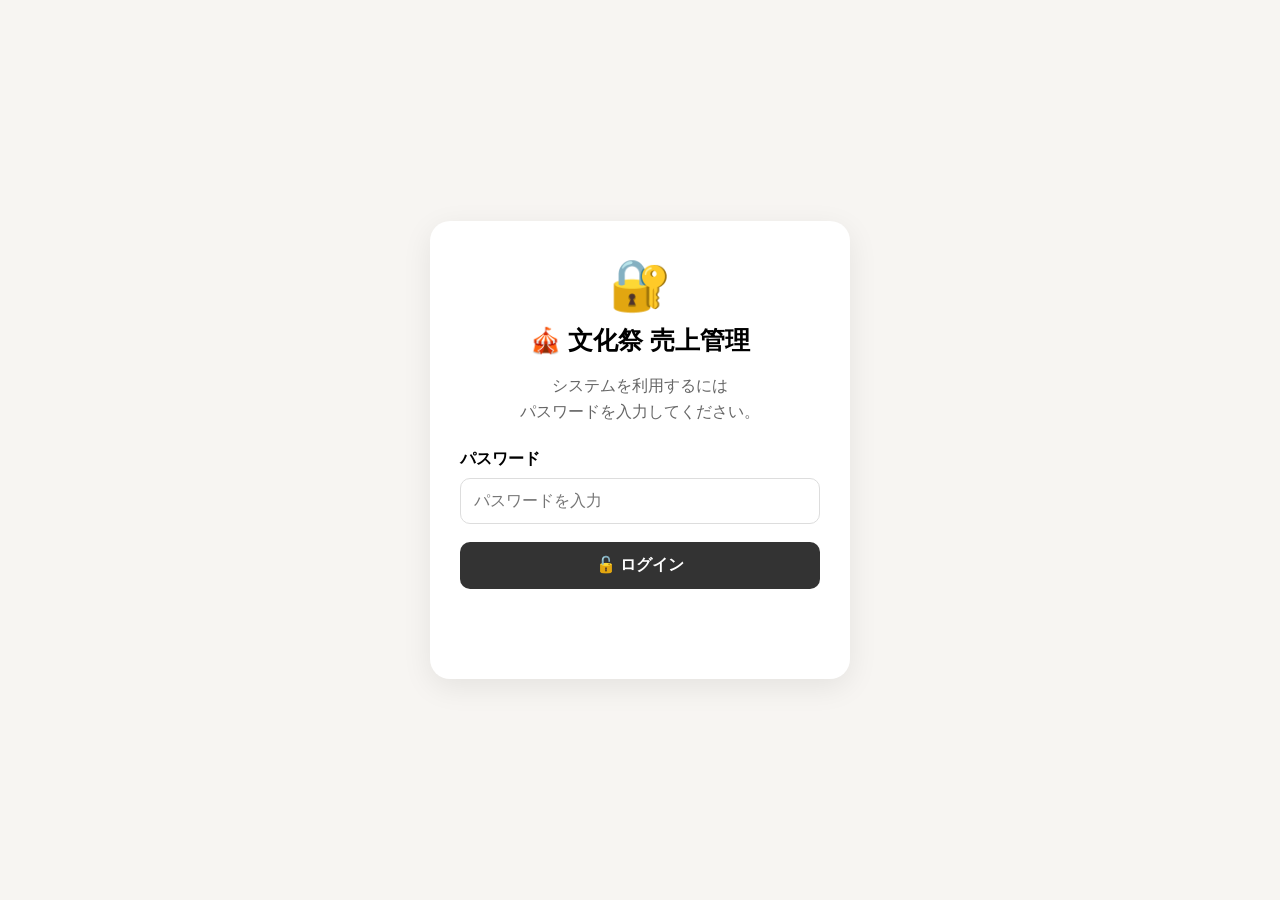
<file: index.html>
<!DOCTYPE html>
<html lang="ja">

<head>

    <meta charset="UTF-8">

    <meta name="viewport"
          content="width=device-width, initial-scale=1.0">

    <title>文化祭 売上管理</title>

    <link rel="stylesheet"
          href="style.css">

    <script src="guard.js"></script>
</head>


<body data-system="sales">


<header class="header">

    <h1>🎪 文化祭 売上管理</h1>

    <nav class="navigation">

        <a href="index.html"
           class="nav-link active">
            📊 売上明細
        </a>

        <a href="register.html"
           class="nav-link">
            ➕ 売上登録
        </a>

        <a href="manage.html"
           class="nav-link">
            ⚙️ 商品・制作者管理
        </a>

    </nav>

</header>


<main class="main-content">


    <!-- =========================
         開催イベント
    ========================== -->

    <section class="event-section">

        <h2>🎪 開催イベント</h2>

        <label for="eventSelect">
            表示する文化祭
        </label>

        <select id="eventSelect">

            <option value="">
                開催イベントを選択
            </option>

        </select>

    </section>


    <!-- =========================
         売上まとめ
    ========================== -->

    <section class="summary-section">

        <h2>🎉 売上まとめ</h2>


        <div class="summary-cards">

            <div class="summary-card">

                <p class="summary-title">
                    📅 1日目
                </p>

                <p
                    id="day1Total"
                    class="summary-price">
                    ￥0
                </p>

            </div>


            <div class="summary-card">

                <p class="summary-title">
                    📅 2日目
                </p>

                <p
                    id="day2Total"
                    class="summary-price">
                    ￥0
                </p>

            </div>


            <div class="summary-card total-card">

                <p class="summary-title">
                    🎉 2日間合計
                </p>

                <p
                    id="allTotal"
                    class="summary-price">
                    ￥0
                </p>

            </div>

        </div>

    </section>


    <!-- =========================
         絞り込み
    ========================== -->

    <section class="filter-section">

        <h2>🔎 売上を絞り込む</h2>


        <div class="filter-item">

            <label for="dayFilter">
                📅 開催日
            </label>

            <select id="dayFilter">

                <option value="all">
                    すべて
                </option>

                <option value="1">
                    1日目
                </option>

                <option value="2">
                    2日目
                </option>


            </select>

        </div>


        <div class="filter-item">

            <label for="creatorFilter">
                👤 制作者
            </label>

            <select id="creatorFilter">

                <option value="all">
                    全員
                </option>

            </select>

        </div>


        <div class="filter-item">

            <label for="productFilter">
                🛍️ 商品名
            </label>

            <select id="productFilter">

                <option value="all">
                    すべて
                </option>

            </select>

        </div>

    </section>


    <!-- =========================
         売上明細
    ========================== -->

    <section class="sales-section">

        <h2>📋 売上明細</h2>

        <div id="salesContainer"></div>

    </section>


</main>


<!-- =========================
     削除確認
========================== -->

<div
    id="deleteModal"
    class="modal hidden">

    <div class="modal-content">

        <h2>🗑️ 売上を削除</h2>

        <p>
            この売上記録を削除しますか？
        </p>

        <div class="modal-buttons">

            <button
                type="button"
                id="cancelDeleteButton">
                キャンセル
            </button>

            <button
                type="button"
                id="confirmDeleteButton">
                削除する
            </button>

        </div>

    </div>

</div>


<!-- =========================
     編集
========================== -->

<div
    id="editModal"
    class="modal hidden">

    <div class="modal-content">

        <h2>✏️ 売上を編集</h2>


        <label>
            商品名
        </label>

        <input
            id="editProductName"
            type="text"
        >


        <label>
            個数
        </label>

        <input
            id="editQuantity"
            type="number"
        >


        <label>
            単価
        </label>

        <input
            id="editUnitPrice"
            type="number"
        >


        <div class="modal-buttons">

            <button id="cancelEditButton">
                キャンセル
            </button>

            <button id="confirmEditButton">
                保存する
            </button>

        </div>

    </div>

</div>


<script type="module" src="script.js"></script>


</body>

</html>
</file>
<file: style.css>
/* =========================
   全体
========================= */

* {
    box-sizing: border-box;
}

body {
    margin: 0;
    background-color: #fff8f3;
    color: #555;
    font-family: "Arial", "Hiragino Kaku Gothic ProN", "Yu Gothic", sans-serif;
}


/* =========================
   ヘッダー
========================= */

.header {
    background-color: #fff;
    border-bottom: 2px solid #f3ddd2;
    padding: 20px;
    text-align: center;
}

.header h1 {
    margin: 0 0 18px;
    color: #d98282;
    font-size: 28px;
}


/* =========================
   ナビゲーション
========================= */

.navigation {
    display: flex;
    justify-content: center;
    gap: 10px;
    flex-wrap: wrap;
}

.nav-link {
    display: inline-block;
    padding: 12px 22px;
    border-radius: 20px;
    background-color: #fff0eb;
    color: #777;
    text-decoration: none;
    font-weight: bold;
    transition: 0.2s;
}

.nav-link:hover {
    background-color: #f9ddd5;
}

.nav-link.active {
    background-color: #eaa5a5;
    color: white;
}


/* =========================
   メイン
========================= */

.main-content {
    width: min(1000px, 92%);
    margin: 30px auto 60px;
}


/* =========================
   セクション共通
========================= */

section {
    margin-bottom: 30px;
}

section h2 {
    margin: 0 0 15px;
    color: #c97676;
    font-size: 22px;
}


/* =========================
   開催イベント
========================= */

.event-section {
    background-color: white;
    padding: 25px;
    border-radius: 18px;
    border: 1px solid #f1ddd5;
    box-shadow: 0 3px 10px rgba(180, 130, 110, 0.08);
}

.event-section label {
    display: block;
    margin-bottom: 8px;
    font-weight: bold;
}

select {
    width: 100%;
    padding: 13px 15px;
    border: 1px solid #e4c9c0;
    border-radius: 10px;
    background-color: #fffdfb;
    color: #555;
    font-size: 16px;
    cursor: pointer;
}

select:focus {
    outline: none;
    border-color: #df9999;
    box-shadow: 0 0 0 3px rgba(223, 153, 153, 0.15);
}


/* =========================
   売上まとめ
========================= */

.summary-section {
    text-align: center;
}

.summary-cards {
    display: grid;
    grid-template-columns: repeat(3, 1fr);
    gap: 15px;
}

.summary-card {
    background-color: white;
    padding: 22px 15px;
    border-radius: 18px;
    border: 1px solid #f1ddd5;
    box-shadow: 0 3px 10px rgba(180, 130, 110, 0.08);
}

.summary-title {
    margin: 0 0 10px;
    font-weight: bold;
    color: #888;
}

.summary-price {
    margin: 0;
    color: #d77979;
    font-size: 28px;
    font-weight: bold;
}

.total-card {
    background-color: #fff0eb;
    border-color: #f2cfc5;
}


/* =========================
   絞り込み
========================= */

.filter-section {
    background-color: #fff0eb;
    padding: 25px;
    border-radius: 18px;
    border: 1px solid #f2d3ca;
}

.filter-item {
    margin-bottom: 15px;
}

.filter-item:last-child {
    margin-bottom: 0;
}

.filter-item label {
    display: block;
    margin-bottom: 7px;
    font-weight: bold;
    color: #666;
}


/* =========================
   売上明細
========================= */

.sales-section {
    background-color: transparent;
}

#salesContainer {
    display: flex;
    flex-direction: column;
    gap: 25px;
}


/* =========================
   制作者ごとのグループ
========================= */

.creator-group {
    background-color: white;
    border: 1px solid #f1ddd5;
    border-radius: 18px;
    padding: 20px;
    box-shadow: 0 3px 10px rgba(180, 130, 110, 0.08);
}

.creator-group h3 {
    margin: 0 0 15px;
    padding-bottom: 12px;
    border-bottom: 2px solid #f5dfd7;
    color: #c97676;
    font-size: 20px;
}


/* =========================
   売上表
========================= */

.sales-table {
    width: 100%;
    border-collapse: separate;
    border-spacing: 0;
    overflow: hidden;
    border: 1px solid #eadbd5;
    border-radius: 10px;
}

.sales-table th {
    background-color: #fff0eb;
    color: #777;
    padding: 12px 10px;
    font-size: 14px;
}

.sales-table td {
    padding: 13px 10px;
    text-align: center;
    border-top: 1px solid #eee3df;
}

.sales-table tbody tr:nth-child(even) {
    background-color: #fffbf9;
}

.sales-table tbody tr:hover {
    background-color: #fff2ed;
}


/* =========================
   制作者合計
========================= */

.creator-total {
    margin: 15px 0 0;
    text-align: right;
    color: #c97676;
    font-size: 18px;
    font-weight: bold;
}


/* =========================
   編集・削除ボタン
========================= */

.sales-table button {
    border: none;
    background: transparent;
    padding: 6px;
    font-size: 18px;
    cursor: pointer;
    border-radius: 8px;
}

.sales-table button:hover {
    background-color: #fff0eb;
}


/* =========================
   モーダル（共通）
========================= */

.modal {
    position: fixed;
    inset: 0;
    display: flex;
    justify-content: center;
    align-items: center;
    background-color: rgba(80, 60, 50, 0.35);
    padding: 20px;
}

.modal.hidden {
    display: none;
}

.modal-content {
    width: min(400px, 100%);
    background-color: white;
    padding: 30px;
    border-radius: 20px;
    text-align: left; /* ← 編集モーダルのために中央寄せを解除 */
    box-shadow: 0 10px 30px rgba(80, 50, 40, 0.2);
}

.modal-content h2 {
    margin-top: 0;
    color: #c97676;
}


/* =========================
   編集モーダル専用
========================= */

.modal-content label {
    display: block;
    margin-top: 15px;
    font-weight: bold;
    color: #666;
}

.modal-content input {
    width: 100%;
    padding: 10px;
    margin-top: 6px;
    border: 1px solid #e4c9c0;
    border-radius: 10px;
    background-color: #fffdfb;
    font-size: 16px;
}


/* =========================
   モーダルボタン
========================= */

.modal-buttons {
    display: flex;
    justify-content: center;
    gap: 10px;
    margin-top: 25px;
}

.modal-buttons button {
    padding: 11px 20px;
    border: none;
    border-radius: 20px;
    cursor: pointer;
    font-weight: bold;
}

#cancelDeleteButton,
#cancelEditButton {
    background-color: #eee;
    color: #666;
}

#confirmDeleteButton,
#confirmEditButton {
    background-color: #d98282;
    color: white;
}


/* =========================
   スマホ対応
========================= */

@media (max-width: 700px) {

    .header {
        padding: 15px;
    }

    .header h1 {
        font-size: 23px;
    }

    .nav-link {
        padding: 10px 14px;
        font-size: 14px;
    }

    .main-content {
        width: 94%;
        margin-top: 20px;
    }

    .summary-cards {
        grid-template-columns: 1fr;
    }

    .summary-card {
        padding: 18px;
    }

    .summary-price {
        font-size: 25px;
    }

    .creator-group {
        padding: 12px;
    }

    .sales-table {
        display: block;
        overflow-x: auto;
        white-space: nowrap;
    }

}

/* =========================
   売上登録・商品管理
========================= */

.register-section,
.manage-section {
    background-color: white;
    padding: 25px;
    border-radius: 18px;
    border: 1px solid #f1ddd5;
    box-shadow: 0 3px 10px rgba(180, 130, 110, 0.08);
}

.form-item {
    margin-bottom: 20px;
}

.form-item label {
    display: block;
    margin-bottom: 8px;
    font-weight: bold;
    color: #666;
}

.form-item input {
    width: 100%;
    padding: 13px 15px;
    border: 1px solid #e4c9c0;
    border-radius: 10px;
    background-color: #fffdfb;
    color: #555;
    font-size: 16px;
    box-sizing: border-box;
}

.form-item input:focus {
    outline: none;
    border-color: #df9999;
    box-shadow: 0 0 0 3px rgba(223, 153, 153, 0.15);
}


/* =========================
   入力・計算エリア
========================= */

.calculation-area {
    display: grid;
    grid-template-columns: repeat(2, 1fr);
    gap: 15px;
    margin: 25px 0;
}

.calculation-item {
    background-color: #fff8f3;
    border: 1px solid #f1ddd5;
    border-radius: 15px;
    padding: 18px;
    text-align: center;
}

.calculation-item span {
    display: block;
    margin-bottom: 8px;
    color: #888;
    font-weight: bold;
}

.calculation-item strong {
    color: #d77979;
    font-size: 24px;
}


/* =========================
   ボタン
========================= */

.register-button {
    width: 100%;
    padding: 15px;
    border: none;
    border-radius: 12px;
    background-color: #d98282;
    color: white;
    font-size: 17px;
    font-weight: bold;
    cursor: pointer;
    transition: 0.2s;
}

.register-button:hover {
    background-color: #c97676;
}


/* =========================
   メッセージ
========================= */

.register-message {
    text-align: center;
    margin: 15px 0 0;
    color: #c97676;
    font-weight: bold;
}


/* =========================
   商品追加エリア
========================= */

.add-product-section {
    margin-top: 25px;
    padding: 20px;
    background-color: #fff8f3;
    border: 1px solid #f1ddd5;
    border-radius: 15px;
}

.add-product-section h3,
.product-list-section h3 {
    margin-top: 0;
    color: #c97676;
}


/* =========================
   商品一覧
========================= */

.product-list-section {
    margin-top: 30px;
}

.creator-product-box {
    background-color: white;
    border: 1px solid #f1ddd5;
    border-radius: 15px;
    padding: 18px;
    margin-bottom: 15px;
}

.creator-product-box h4 {
    margin: 0 0 12px;
    padding-bottom: 10px;
    border-bottom: 2px solid #f5dfd7;
    color: #c97676;
    font-size: 18px;
}

.product-item {
    display: flex;
    justify-content: space-between;
    align-items: center;
    padding: 12px;
    border-bottom: 1px solid #eee3df;
}

.product-item:last-child {
    border-bottom: none;
}

.product-item strong {
    color: #d77979;
}


/* =========================
   スマホ対応
========================= */

@media (max-width: 700px) {

    .register-section,
    .manage-section {
        padding: 18px;
    }

    .calculation-area {
        grid-template-columns: 1fr;
    }

    .calculation-item strong {
        font-size: 22px;
    }

}

/* =========================
   文化祭管理
========================= */

.event-management {
    margin-top: 30px;
    padding: 20px;
    background-color: #fff8f3;
    border: 1px solid #f1ddd5;
    border-radius: 15px;
}

.event-management h3 {
    margin-top: 0;
    color: #c97676;
}


/* =========================
   文化祭一覧
========================= */

.event-list {
    margin-top: 20px;
}


.event-item {
    display: flex;
    justify-content: space-between;
    align-items: center;

    padding: 15px;

    margin-bottom: 10px;

    background-color: white;

    border: 1px solid #f1ddd5;

    border-radius: 12px;
}


.event-item strong {
    display: block;
    color: #c97676;
    font-size: 17px;
}


.event-item span {
    display: block;
    margin-top: 5px;
    color: #888;
    font-size: 14px;
}


/* =========================
   文化祭の編集・削除ボタン
========================= */

.event-item button {
    border: none;
    background: transparent;

    padding: 7px;

    font-size: 18px;

    cursor: pointer;

    border-radius: 8px;
}


.event-item button:hover {
    background-color: #fff0eb;
}
</file>
